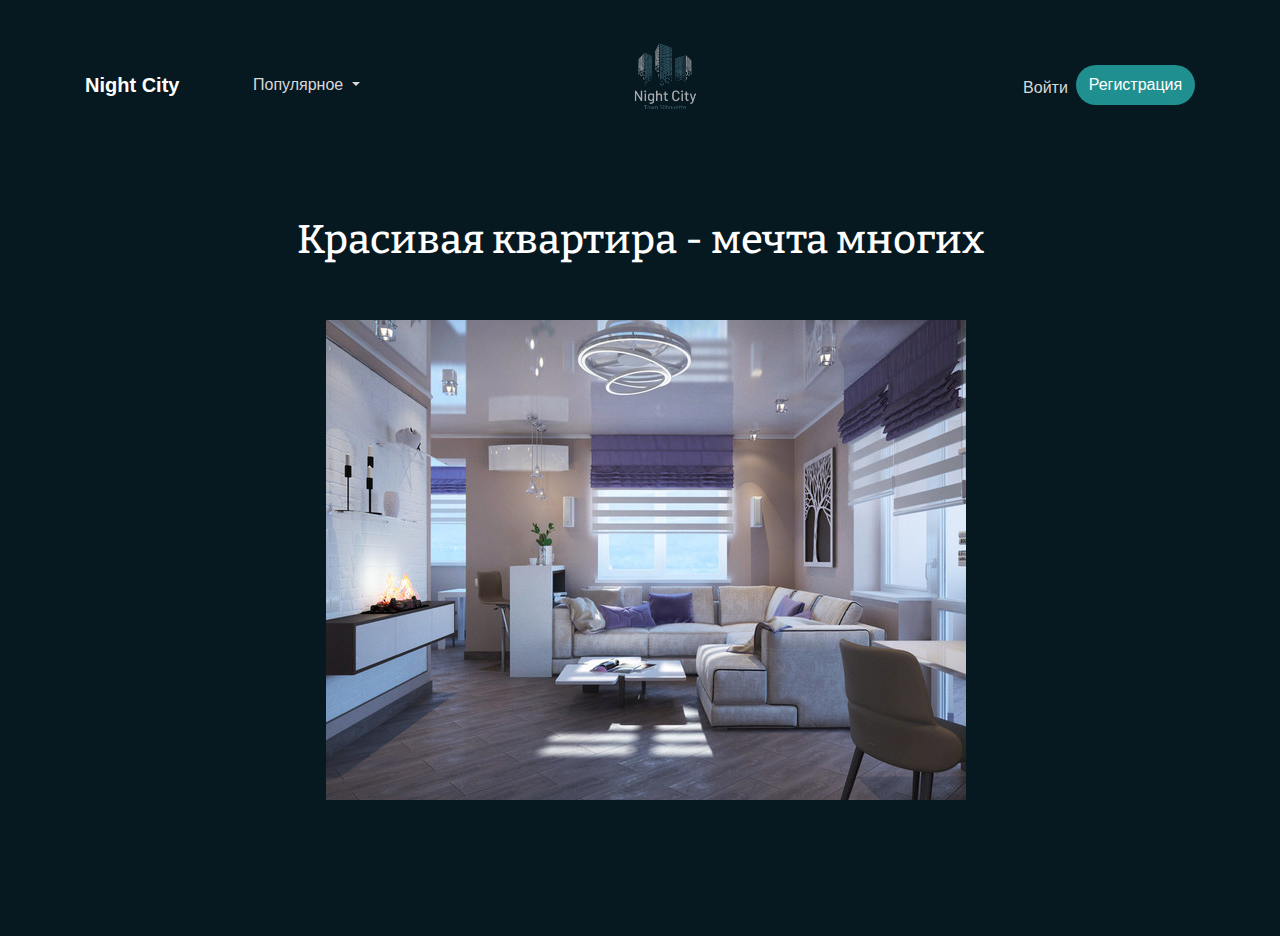
<file: index.html>
<!DOCTYPE html>
<html>

<head>
    <meta charset="utf-8">
    <meta name="viewport" content="width=device-width, initial-scale=1.0">
    <title>Night City</title>
    <link rel="stylesheet" href="https://cdnjs.cloudflare.com/ajax/libs/twitter-bootstrap/4.1.3/css/bootstrap.min.css">
    <link rel="stylesheet" href="https://cdnjs.cloudflare.com/ajax/libs/font-awesome/4.7.0/css/font-awesome.min.css">
    <link rel="stylesheet" href="https://fonts.googleapis.com/css?family=Bitter:400,700">
    <link rel="stylesheet" type="text/css" href="css/style.css">

</head>

<body>

    <div>
        <div class="header-dark">
            <nav class="navbar navbar-dark navbar-expand-md navigation-clean-search">
                <div class="container"><a class="navbar-brand" href="index.html">Night City</a><button class="navbar-toggler" data-toggle="collapse" data-target="#navcol-1"><span class="sr-only">Toggle navigation</span><span class="navbar-toggler-icon"></span></button>
                    <div class="collapse navbar-collapse"
                        id="navcol-1">
                        <ul class="nav navbar-nav">
                            <li class="nav-item" role="presentation"><a class="nav-link" href="#"></a></li>
                            <li class="dropdown"><a class="dropdown-toggle nav-link dropdown-toggle" data-toggle="dropdown" aria-expanded="false" href="#">Популярное </a>
                                <div class="dropdown-menu" role="menu"><a class="dropdown-item" role="presentation" href="page2.html">Лидер продаж</a><a class="dropdown-item" role="presentation" href="page3.html">Лидер продаж №2</a><a class="dropdown-item" role="presentation" href="page4.html">Лидер продаж №3</a><hr class="hr"></hr><a class="dropdown-item" role="presentation" href="zayavka.html">Заявка</a></div>
                            </li>
                        </ul>
                        <form class="form-inline mr-auto" target="_self">
             <p class="foto"><img width="130px" height="130px" style="margin-left: 170%" src="img/11.png"></p>
                        </form><span class="navbar-text"><a href="auth.html" class="login">Войти</a></span><a class="btn btn-light action-button" role="button" href="reg.html">Регистрация</a></div>
                </div>
            </nav>
            <div class="container hero">
                <div class="row">
                    <div class="col-md-8 offset-md-2">
                        <h1 class="text-center">Красивая квартира - мечта многих</h1>
                        <p class="foto"><img style="margin-left: 7%" src="img/1.jpg"></p>
                    </div>
                </div>
            </div>
        </div>
    </div>
    <script src="https://cdnjs.cloudflare.com/ajax/libs/jquery/3.2.1/jquery.min.js"></script>
    <script src="https://cdnjs.cloudflare.com/ajax/libs/twitter-bootstrap/4.1.3/js/bootstrap.bundle.min.js"></script>
</body>

</html>
</file>
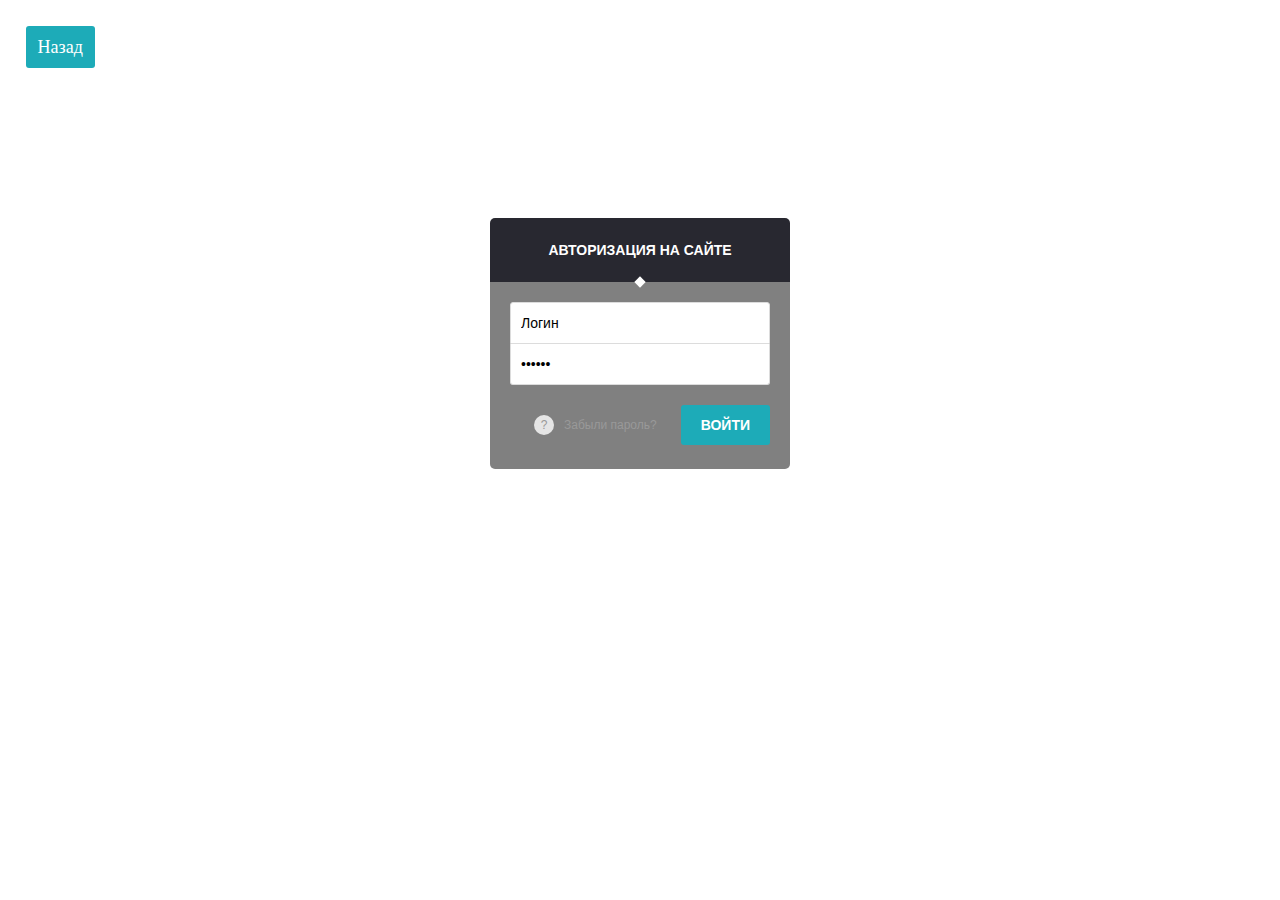
<file: auth.html>
<!DOCTYPE html>
<html>
<head>
	<meta charset="UTF-8">
	<title>Авторизация</title>
    <link rel="stylesheet" type="text/css" href="css/auth.css">
</head>
<body>
    <a class="button" href="index.html">Назад</a>
    <div class="clr"></div>
    </div>
    <div id="login-form">
        <h1>Авторизация на сайте</h1>
        <fieldset>
            <form action="javascript:void(0);" method="get">
                <input type="email" required value="Логин" onBlur="if(this.value=='')this.value='Логин'" onFocus="if(this.value=='Логин')this.value='' ">
                <input type="password" required value="Пароль" onBlur="if(this.value=='')this.value='Пароль'" onFocus="if(this.value=='Пароль')this.value='' ">
                <input type="submit" value="ВОЙТИ">
                <footer class="clearfix">
                    <p><span class="info">?</span><a href="#">Забыли пароль?</a></p>
                </footer>
            </form>
        </fieldset>
    </div>
</body>
</html>
</file>
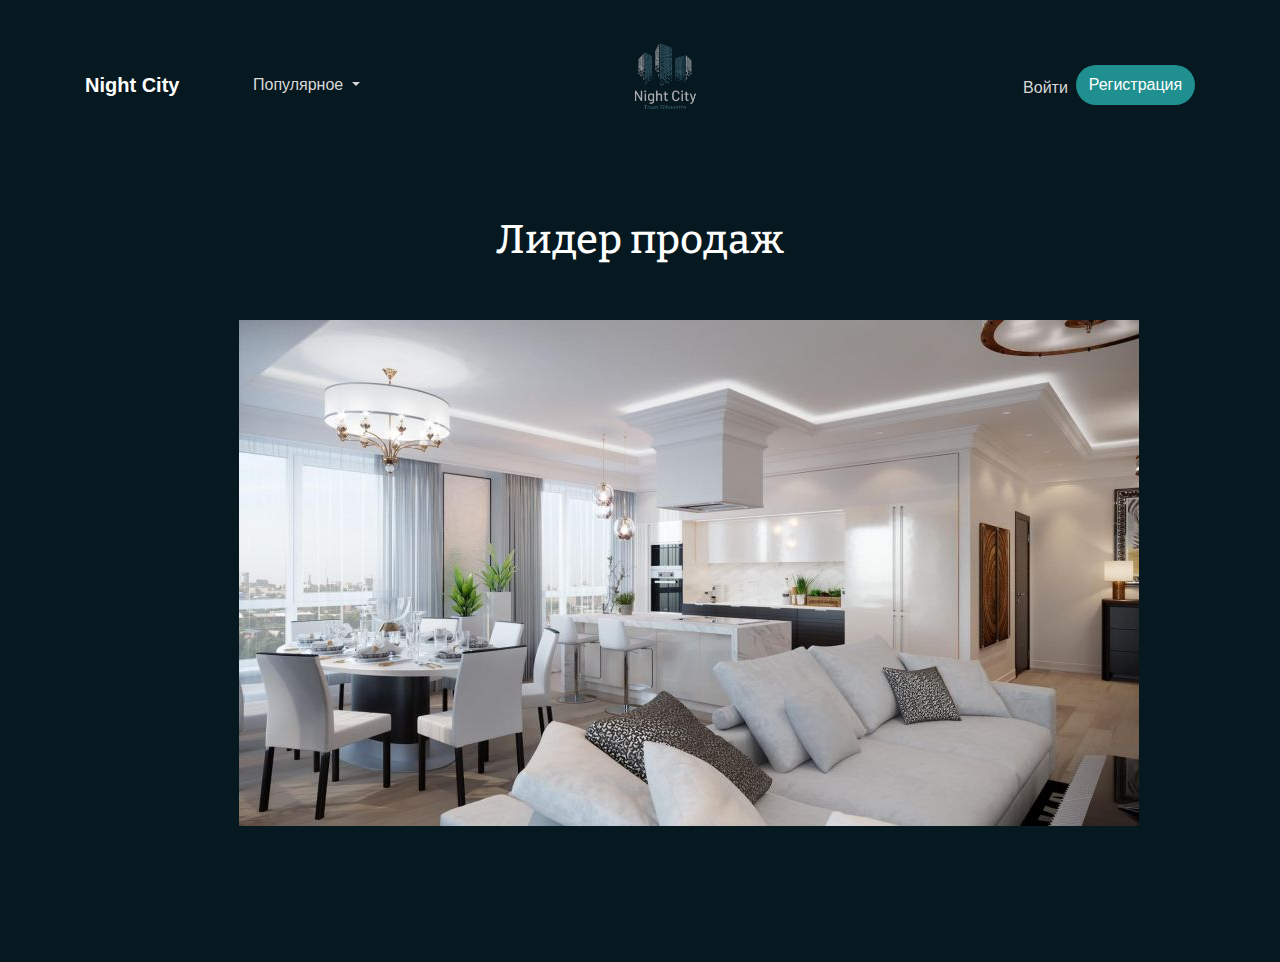
<file: page2.html>
<!DOCTYPE html>
<html>

<head>
    <meta charset="utf-8">
    <meta name="viewport" content="width=device-width, initial-scale=1.0">
    <title>Night City</title>
    <link rel="stylesheet" href="https://cdnjs.cloudflare.com/ajax/libs/twitter-bootstrap/4.1.3/css/bootstrap.min.css">
    <link rel="stylesheet" href="https://cdnjs.cloudflare.com/ajax/libs/font-awesome/4.7.0/css/font-awesome.min.css">
    <link rel="stylesheet" href="https://fonts.googleapis.com/css?family=Bitter:400,700">
    <link rel="stylesheet" type="text/css" href="css/style.css">
</head>

<body>
    <div>
        <div class="header-dark">
            <nav class="navbar navbar-dark navbar-expand-md navigation-clean-search">
                <div class="container"><a class="navbar-brand" href="index.html">Night City</a><button class="navbar-toggler" data-toggle="collapse" data-target="#navcol-1"><span class="sr-only">Toggle navigation</span><span class="navbar-toggler-icon"></span></button>
                    <div class="collapse navbar-collapse"
                        id="navcol-1">
                        <ul class="nav navbar-nav">
                            <li class="nav-item" role="presentation"><a class="nav-link" href="#"></a></li>
                            <li class="dropdown"><a class="dropdown-toggle nav-link dropdown-toggle" data-toggle="dropdown" aria-expanded="false" href="#">Популярное </a>
                                <div class="dropdown-menu" role="menu"><a class="dropdown-item" role="presentation" href="page2.html">Лидер продаж</a><a class="dropdown-item" role="presentation" href="page3.html">Лидер продаж №2</a><a class="dropdown-item" role="presentation" href="page4.html">Лидер продаж №3</a><hr class="hr"></hr><a class="dropdown-item" role="presentation" href="zayavka.html">Заявка</a></div>
                            </li>
                        </ul>
                        <form class="form-inline mr-auto" target="_self">
             <p class="foto"><img width="130px" height="130px" style="margin-left: 170%" src="img/11.png"></p>
                        </form><span class="navbar-text"><a href="#" class="login">Войти</a></span><a class="btn btn-light action-button" role="button" href="#">Регистрация</a></div>
                </div>
            </nav>
            <div class="container hero">
                <div class="row">
                    <div class="col-md-8 offset-md-2">
                        <h1 class="text-center">Лидер продаж</h1>
                        <p class="foto"><img style="margin-left: -5%" src="img/2.jpg"></p>
                    </div>
                </div>
            </div>
        </div>
    </div>
    <script src="https://cdnjs.cloudflare.com/ajax/libs/jquery/3.2.1/jquery.min.js"></script>
    <script src="https://cdnjs.cloudflare.com/ajax/libs/twitter-bootstrap/4.1.3/js/bootstrap.bundle.min.js"></script>
</body>

</html>
</file>
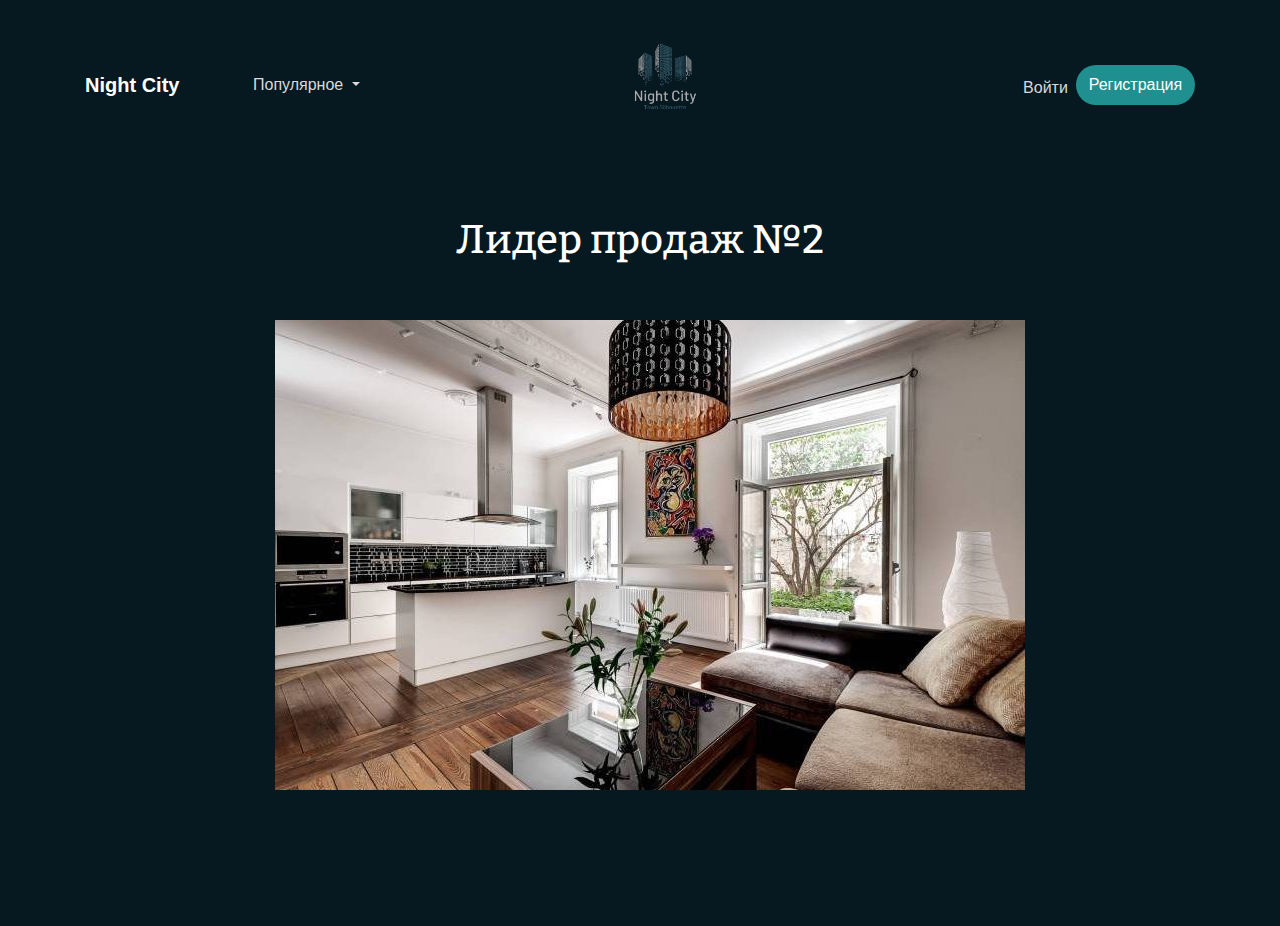
<file: page3.html>
<!DOCTYPE html>
<html>

<head>
    <meta charset="utf-8">
    <meta name="viewport" content="width=device-width, initial-scale=1.0">
    <title>Night City</title>
    <link rel="stylesheet" href="https://cdnjs.cloudflare.com/ajax/libs/twitter-bootstrap/4.1.3/css/bootstrap.min.css">
    <link rel="stylesheet" href="https://cdnjs.cloudflare.com/ajax/libs/font-awesome/4.7.0/css/font-awesome.min.css">
    <link rel="stylesheet" href="https://fonts.googleapis.com/css?family=Bitter:400,700">
    <link rel="stylesheet" type="text/css" href="css/style.css">
</head>

<body>
    <div>
        <div class="header-dark">
            <nav class="navbar navbar-dark navbar-expand-md navigation-clean-search">
                <div class="container"><a class="navbar-brand" href="index.html">Night City</a><button class="navbar-toggler" data-toggle="collapse" data-target="#navcol-1"><span class="sr-only">Toggle navigation</span><span class="navbar-toggler-icon"></span></button>
                    <div class="collapse navbar-collapse"
                        id="navcol-1">
                        <ul class="nav navbar-nav">
                            <li class="nav-item" role="presentation"><a class="nav-link" href="#"></a></li>
                            <li class="dropdown"><a class="dropdown-toggle nav-link dropdown-toggle" data-toggle="dropdown" aria-expanded="false" href="#">Популярное </a>
                                <div class="dropdown-menu" role="menu"><a class="dropdown-item" role="presentation" href="page2.html">Лидер продаж</a><a class="dropdown-item" role="presentation" href="page3.html">Лидер продаж №2</a><a class="dropdown-item" role="presentation" href="page4.html">Лидер продаж №3</a><hr class="hr"></hr><a class="dropdown-item" role="presentation" href="zayavka.html">Заявка</a></div>
                            </li>
                        </ul>
                        <form class="form-inline mr-auto" target="_self">
             <p class="foto"><img width="130px" height="130px" style="margin-left: 170%" src="img/11.png"></p>
                        </form><span class="navbar-text"><a href="#" class="login">Войти</a></span><a class="btn btn-light action-button" role="button" href="#">Регистрация</a></div>
                </div>
            </nav>
            <div class="container hero">
                <div class="row">
                    <div class="col-md-8 offset-md-2">
                        <h1 class="text-center">Лидер продаж №2</h1>
                        <p class="foto"><img src="img/3.jpg"></p>
                    </div>
                </div>
            </div>
        </div>
    </div>
    <script src="https://cdnjs.cloudflare.com/ajax/libs/jquery/3.2.1/jquery.min.js"></script>
    <script src="https://cdnjs.cloudflare.com/ajax/libs/twitter-bootstrap/4.1.3/js/bootstrap.bundle.min.js"></script>
</body>

</html>
</file>
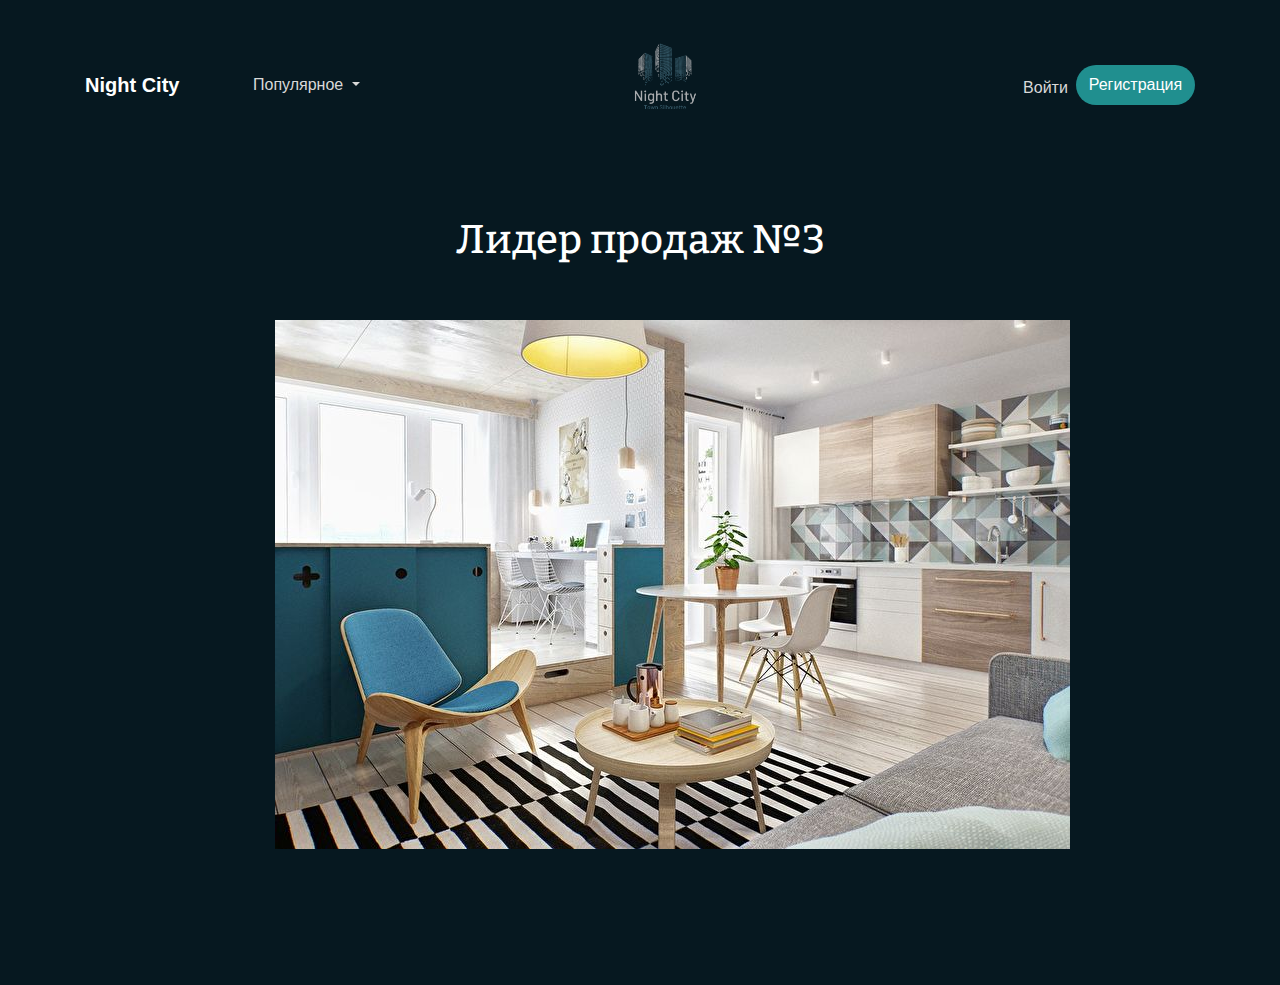
<file: page4.html>
<!DOCTYPE html>
<html>

<head>
    <meta charset="utf-8">
    <meta name="viewport" content="width=device-width, initial-scale=1.0">
    <title>Night City</title>
    <link rel="stylesheet" href="https://cdnjs.cloudflare.com/ajax/libs/twitter-bootstrap/4.1.3/css/bootstrap.min.css">
    <link rel="stylesheet" href="https://cdnjs.cloudflare.com/ajax/libs/font-awesome/4.7.0/css/font-awesome.min.css">
    <link rel="stylesheet" href="https://fonts.googleapis.com/css?family=Bitter:400,700">
    <link rel="stylesheet" type="text/css" href="css/style.css">
</head>

<body>
    <div>
        <div class="header-dark">
            <nav class="navbar navbar-dark navbar-expand-md navigation-clean-search">
                <div class="container"><a class="navbar-brand" href="index.html">Night City</a><button class="navbar-toggler" data-toggle="collapse" data-target="#navcol-1"><span class="sr-only">Toggle navigation</span><span class="navbar-toggler-icon"></span></button>
                    <div class="collapse navbar-collapse"
                        id="navcol-1">
                        <ul class="nav navbar-nav">
                            <li class="nav-item" role="presentation"><a class="nav-link" href="#"></a></li>
                            <li class="dropdown"><a class="dropdown-toggle nav-link dropdown-toggle" data-toggle="dropdown" aria-expanded="false" href="#">Популярное </a>
                                <div class="dropdown-menu" role="menu"><a class="dropdown-item" role="presentation" href="page2.html">Лидер продаж</a><a class="dropdown-item" role="presentation" href="page3.html">Лидер продаж №2</a><a class="dropdown-item" role="presentation" href="page4.html">Лидер продаж №3</a><hr class="hr"></hr><a class="dropdown-item" role="presentation" href="zayavka.html">Заявка</a></div>
                            </li>
                        </ul>
                        <form class="form-inline mr-auto" target="_self">
             <p class="foto"><img width="130px" height="130px" style="margin-left: 170%" src="img/11.png"></p>
                        </form><span class="navbar-text"><a href="#" class="login">Войти</a></span><a class="btn btn-light action-button" role="button" href="#">Регистрация</a></div>
                </div>
            </nav>
            <div class="container hero">
                <div class="row">
                    <div class="col-md-8 offset-md-2">
                        <h1 class="text-center">Лидер продаж №3</h1>
                        <p class="foto"><img src="img/4.jpg"></p>
                    </div>
                </div>
            </div>
        </div>
    </div>
    <script src="https://cdnjs.cloudflare.com/ajax/libs/jquery/3.2.1/jquery.min.js"></script>
    <script src="https://cdnjs.cloudflare.com/ajax/libs/twitter-bootstrap/4.1.3/js/bootstrap.bundle.min.js"></script>
</body>

</html>
</file>
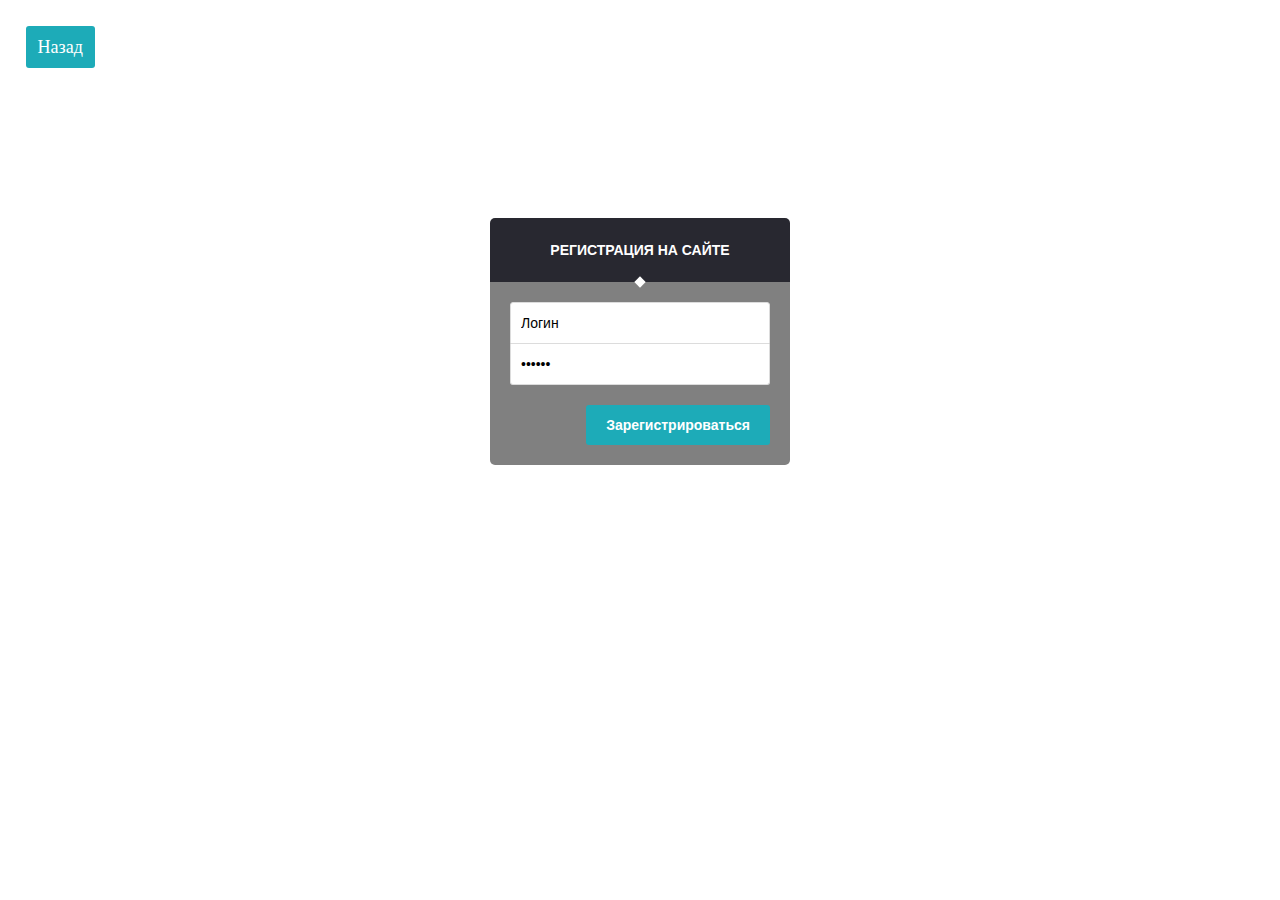
<file: reg.html>
<!DOCTYPE html>
<html>
<head>
	<meta charset="UTF-8">
	<title>Регистрация</title>
    <link rel="stylesheet" type="text/css" href="css/auth.css">
</head>
<body>
    <a class="button" href="index.html">Назад</a>
    <div class="clr"></div>
    </div>
    <div id="login-form">
        <h1>Регистрация на сайте</h1>
        <fieldset>
            <form action="javascript:void(0);" method="get">
                <input type="email" required value="Логин" onBlur="if(this.value=='')this.value='Логин'" onFocus="if(this.value=='Логин')this.value='' ">
                <input type="password" required value="Пароль" onBlur="if(this.value=='')this.value='Пароль'" onFocus="if(this.value=='Пароль')this.value='' ">
                <input type="submit" value="Зарегистрироваться">
            </form>
        </fieldset>
    </div>
</body>
</html>
</file>
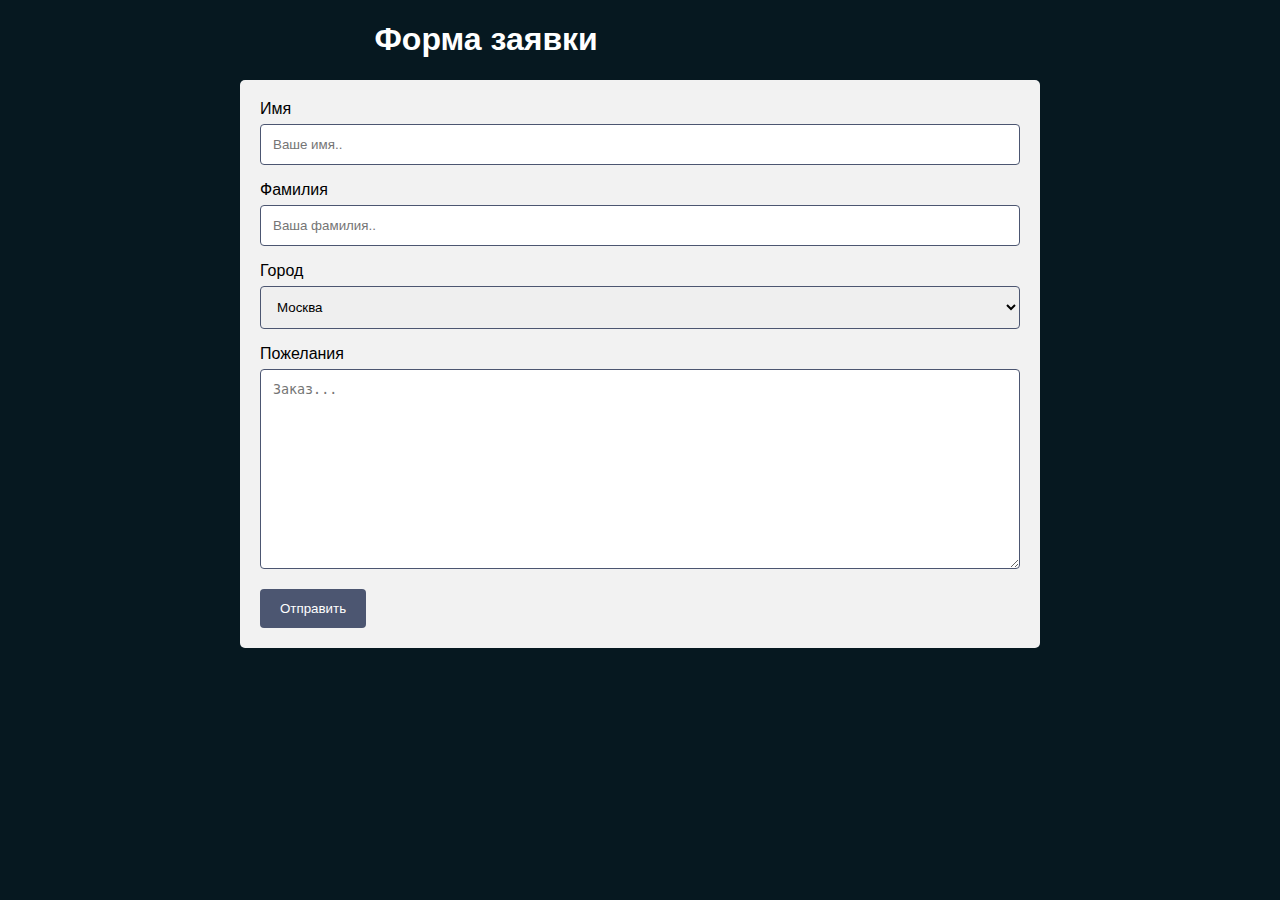
<file: zayavka.html>
<!DOCTYPE html>
<html>
<link rel="stylesheet" href="css/zayavka.css">
</head>
<body>

<h1>Форма заявки</h1> 
<div class="container">
  <form action="../action_page.php">
    <label for="fname">Имя</label>
    <input type="text" id="fname" name="firstname" placeholder="Ваше имя..">

    <label for="lname">Фамилия</label>
    <input type="text" id="lname" name="lastname" placeholder="Ваша фамилия..">

    <label for="country">Город</label>
    <select id="country" name="country">
      <option value="australia">Москва</option>
      <option value="canada">Тверь</option>
      <option value="usa">Солнечногорск</option>
    </select>

    <label for="subject">Пожелания</label>
    <textarea id="subject" name="subject" placeholder="Заказ..." style="height:200px"></textarea>

    <input type="submit" value="Отправить" onclick="location.href='../HTML.html'">
  </form>
</div>

</body>
</file>
<file: css/style.css>
.header-dark {
  background:url('https://cdn.pixabay.com/photo/2015/10/12/14/59/milky-way-984050_960_720.jpg') #061820;
  background-size:cover;
  padding-bottom:80px;
}

@media (min-width:768px) {
  .header-dark {
    padding-bottom:120px;
  }
}

.header-dark .navbar {
  background:transparent;
  padding-top:0;
  padding-bottom:0;
  color:#fff;
  border-radius:0;
  box-shadow:none;
  border:none;
}

@media (min-width:768px) {
  .header-dark .navbar {
    padding-top:.75rem;
    padding-bottom:.75rem;
  }
}

.header-dark .navbar .navbar-brand {
  font-weight:bold;
  color:inherit;
}

.header-dark .navbar .navbar-brand:hover {
  color:#f0f0f0;
}

.header-dark .navbar .navbar-collapse span {
  margin-top:5px;
}

.header-dark .navbar .navbar-collapse span .login {
  color:#d9d9d9;
  margin-right:.5rem;
  text-decoration:none;
}

.header-dark .navbar .navbar-collapse span .login:hover {
  color:#fff;
}

.header-dark .navbar .navbar-toggler {
  border-color:#747474;
}

.header-dark .navbar .navbar-toggler:hover, .header-dark .navbar-toggler:focus {
  background:none;
}

.header-dark .navbar .navbar-toggler {
  color:#eee;
}

.header-dark .navbar .navbar-collapse, .header-dark .navbar .form-inline {
  border-color:#636363;
}

@media (min-width: 992px) {
  .header-dark .navbar.navbar .navbar-nav .nav-link {
    padding-left:1.2rem;
    padding-right:1.2rem;
  }
}

.header-dark .navbar.navbar-dark .navbar-nav .nav-link {
  color:#d9d9d9;
}

.header-dark .navbar.navbar-dark .navbar-nav .nav-link:focus, .header-dark .navbar.navbar-dark .navbar-nav .nav-link:hover {
  color:#fcfeff !important;
  background-color:transparent;
}

.header-dark .navbar .navbar-nav > li > .dropdown-menu {
  margin-top:-5px;
  box-shadow:0 4px 8px rgba(0,0,0,.1);
  background-color:#fff;
  border-radius:2px;
}

.header-dark .navbar .dropdown-menu .dropdown-item:focus, .header-dark .navbar .dropdown-menu .dropdown-item {
  line-height:2;
  font-size:14px;
  color:#37434d;
}

.header-dark .navbar .dropdown-menu .dropdown-item:focus, .header-dark .navbar .dropdown-menu .drodown-item:hover {
  background:#ebeff1;
}

.header-dark .navbar .action-button, .header-dark .navbar .action-button:active {
  background:#208f8f;
  border-radius:20px;
  font-size:inherit;
  color:#fff;
  box-shadow:none;
  border:none;
  text-shadow:none;
  padding:.5rem .8rem;
  transition:background-color 0.25s;
}

.header-dark .navbar .action-button:hover {
  background:#269d9d;
}

.header-dark .navbar .form-inline label {
  color:#ccc;
}

.header-dark .navbar .form-inline .search-field {
  display:inline-block;
  width:80%;
  background:none;
  border:none;
  border-bottom:1px solid transparent;
  border-radius:0;
  color:#ccc;
  box-shadow:none;
  color:inherit;
  transition:border-bottom-color 0.3s;
}

.header-dark .navbar .form-inline .search-field:focus {
  border-bottom:1px solid #ccc;
}

.header-dark .hero {
  margin-top:60px;
}

@media (min-width:768px) {
  .header-dark .hero {
    margin-top:20px;
  }
}

.header-dark .hero h1 {
  color:#fff;
  font-family:'Bitter', serif;
  font-size:40px;
  margin-top:20px;
  margin-bottom:80px;
}

@media (min-width:768px) {
  .header-dark .hero h1 {
    margin-bottom:50px;
    line-height:1.5;
  }
}

.header-dark .hero .embed-responsive iframe {
  background-color:#666;
}

.hr{
 background-color: #061820;
 width: 160px;

}

body{
  background-color: #061820;
}
</file>
<file: css/auth.css>
@charset "utf-8";

body {
	color: #999;
	font: 100%/1.5em sans-serif;
	margin: 0;
}

h1 { margin: 0; }

a {
	color: #999;
	text-decoration: none;
}

a:hover { color: #1dabb8; }

fieldset {
	border: none;
	margin: 0;
}

input {
	border: none;
	font-family: inherit;
	font-size: inherit;
	margin: 0;
	outline: none;
	-webkit-appearance: none;
}

input[type="submit"] { cursor: pointer; }

.clearfix { *zoom: 1; }
.clearfix:before, .clearfix:after {
	content: "";
	display: table;	
}
.clearfix:after { clear: both; }


#login-form {
	margin: 150px auto;
	width: 300px;
}

#login-form h1 {
	background-color: #282830;
	border-radius: 5px 5px 0 0;
	color: #fff;
	font-size: 14px;
	padding: 20px;
	text-align: center;
	text-transform: uppercase;
}

#login-form fieldset {
	background: #808080;
	border-radius: 0 0 5px 5px;
	padding: 20px;
	position: relative;
}

#login-form fieldset:before {
	background-color: #fff;
	content: "";
	height: 8px;
	left: 50%;
	margin: -4px 0 0 -4px;
	position: absolute;
	top: 0;
	-webkit-transform: rotate(45deg);
	-moz-transform: rotate(45deg);
	-ms-transform: rotate(45deg);
	-o-transform: rotate(45deg);
	transform: rotate(45deg);
	width: 8px;
}

#login-form input {
	font-size: 14px;
}

#login-form input[type="email"],
#login-form input[type="password"] {
	border: 1px solid #dcdcdc;
	padding: 12px 10px;
	width: 238px;
}

#login-form input[type="email"] {
	border-radius: 3px 3px 0 0;
}

#login-form input[type="password"] {
	border-top: none;
	border-radius: 0px 0px 3px 3px;
}

#login-form input[type="submit"] {
	background: #1dabb8;
	border-radius: 3px;
	color: #fff;
	float: right;
	font-weight: bold;
	margin-top: 20px;
	padding: 12px 20px;
}

#login-form input[type="submit"]:hover { background: #198d98; }

#login-form footer {
	font-size: 12px;
	margin-top: 16px;
}

.info {
	background: #e5e5e5;
	border-radius: 50%;
	display: inline-block;
	height: 20px;
	line-height: 20px;
	margin: 0 10px 0 0;
	text-align: center;
	width: 20px;
}


.vladmaxi-top{
	line-height: 24px;
	font-size: 11px;
	background: rgba(0, 0, 0, 0.08);
	text-transform: uppercase;
	z-index: 9999;
	position: fixed;
	top:0;
	left:0;
	width:100%;
	font-family: calibri;
	font-size: 13px;
	box-shadow: 1px 0px 2px rgba(0,0,0,0.2);
	-webkit-animation: slideOut 0.5s ease-in-out 0.3s backwards;
}
@-webkit-keyframes slideOut{
	0%{top:-30px; opacity: 0;}
	100%{top:0px; opacity: 1;}
}

.vladmaxi-top a{
	padding: 0px 10px;
	letter-spacing: 1px;
	color: #333;
	text-shadow: 0px 1px 1px #fff;
	display: block;
	float: left;
}
.vladmaxi-top a:hover{
	background: #fff;
}
.vladmaxi-top span.right{
	float: right;
}
.vladmaxi-top span.right a{
	float: left;
	display: block;
}

a.button {
  display: inline-block;
  background: #1dabb8;
  color: #fff;
  padding: 12px;
  border-radius: 3px;
  text-decoration: none;
  font-family: Tahoma;
  font-size: 18px;
  line-height: 1;
  font-weight: 100;
  margin-left: 2%;
  margin-top: 2%;
}

div {
  margin: 24px;
  text-align: center;
}
</file>
<file: css/zayavka.css>
body {font-family: Arial, Helvetica, sans-serif;}
* {box-sizing: border-box;}


input[type=text], select, textarea {
  width: 100%;
  padding: 12px;
  border: 1px solid #4c5671;
  border-radius: 4px;
  box-sizing: border-box;
  margin-top: 6px;
  margin-bottom: 16px;
  resize: vertical;
}

input[type=submit] {
  background-color: #4c5671;
  color: white;
  padding: 12px 20px;
  border: none;
  border-radius: 4px;
  cursor: pointer;
}

input[type=submit]:hover {
  background-color: #4c5671;
}

.container {
  border-radius: 5px;
  background-color: #f2f2f2;
  padding: 20px;
  width: 800px;
  margin: 0 auto;
}
body{
    background-color: #061820;
    color: white;
font-variant:initial;
}
label {
    color:black;
}

h1{
	margin-left: 29%;
}

h3{
	margin-left: 29%;
}
</file>
